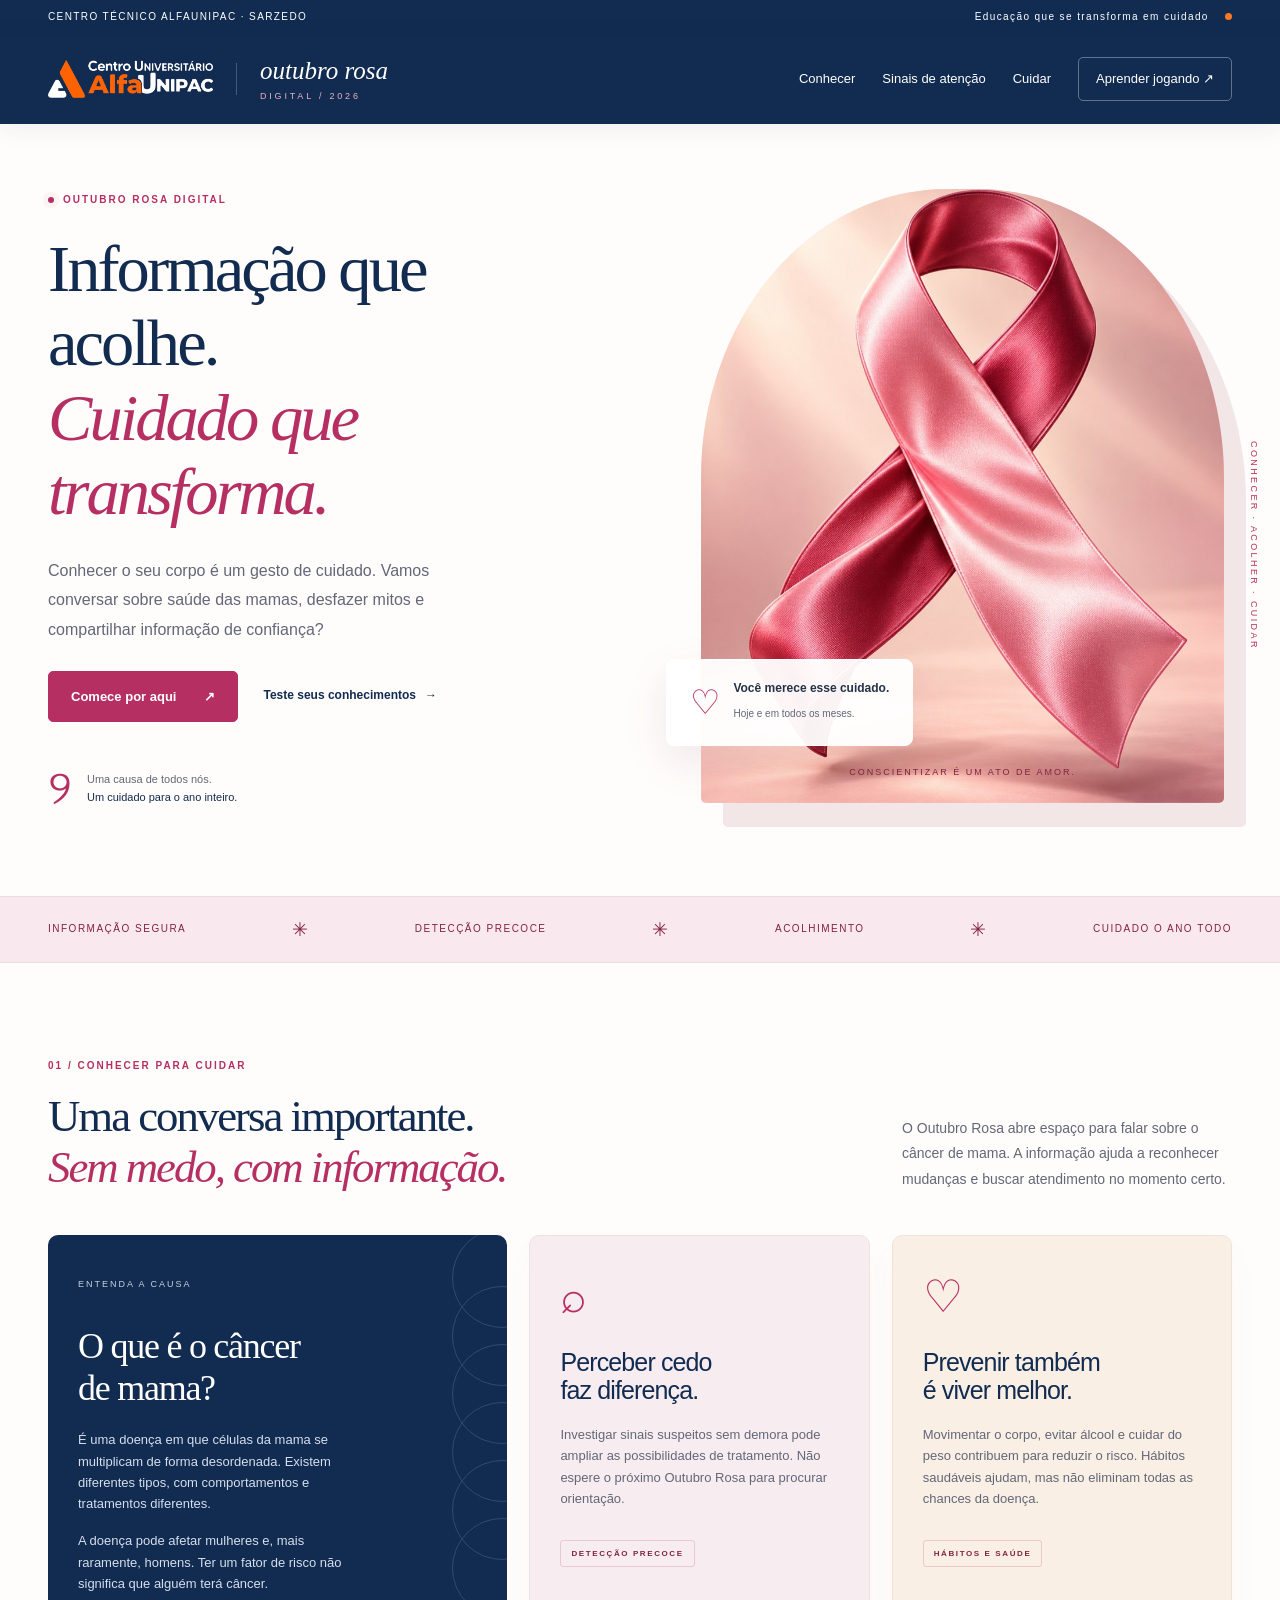
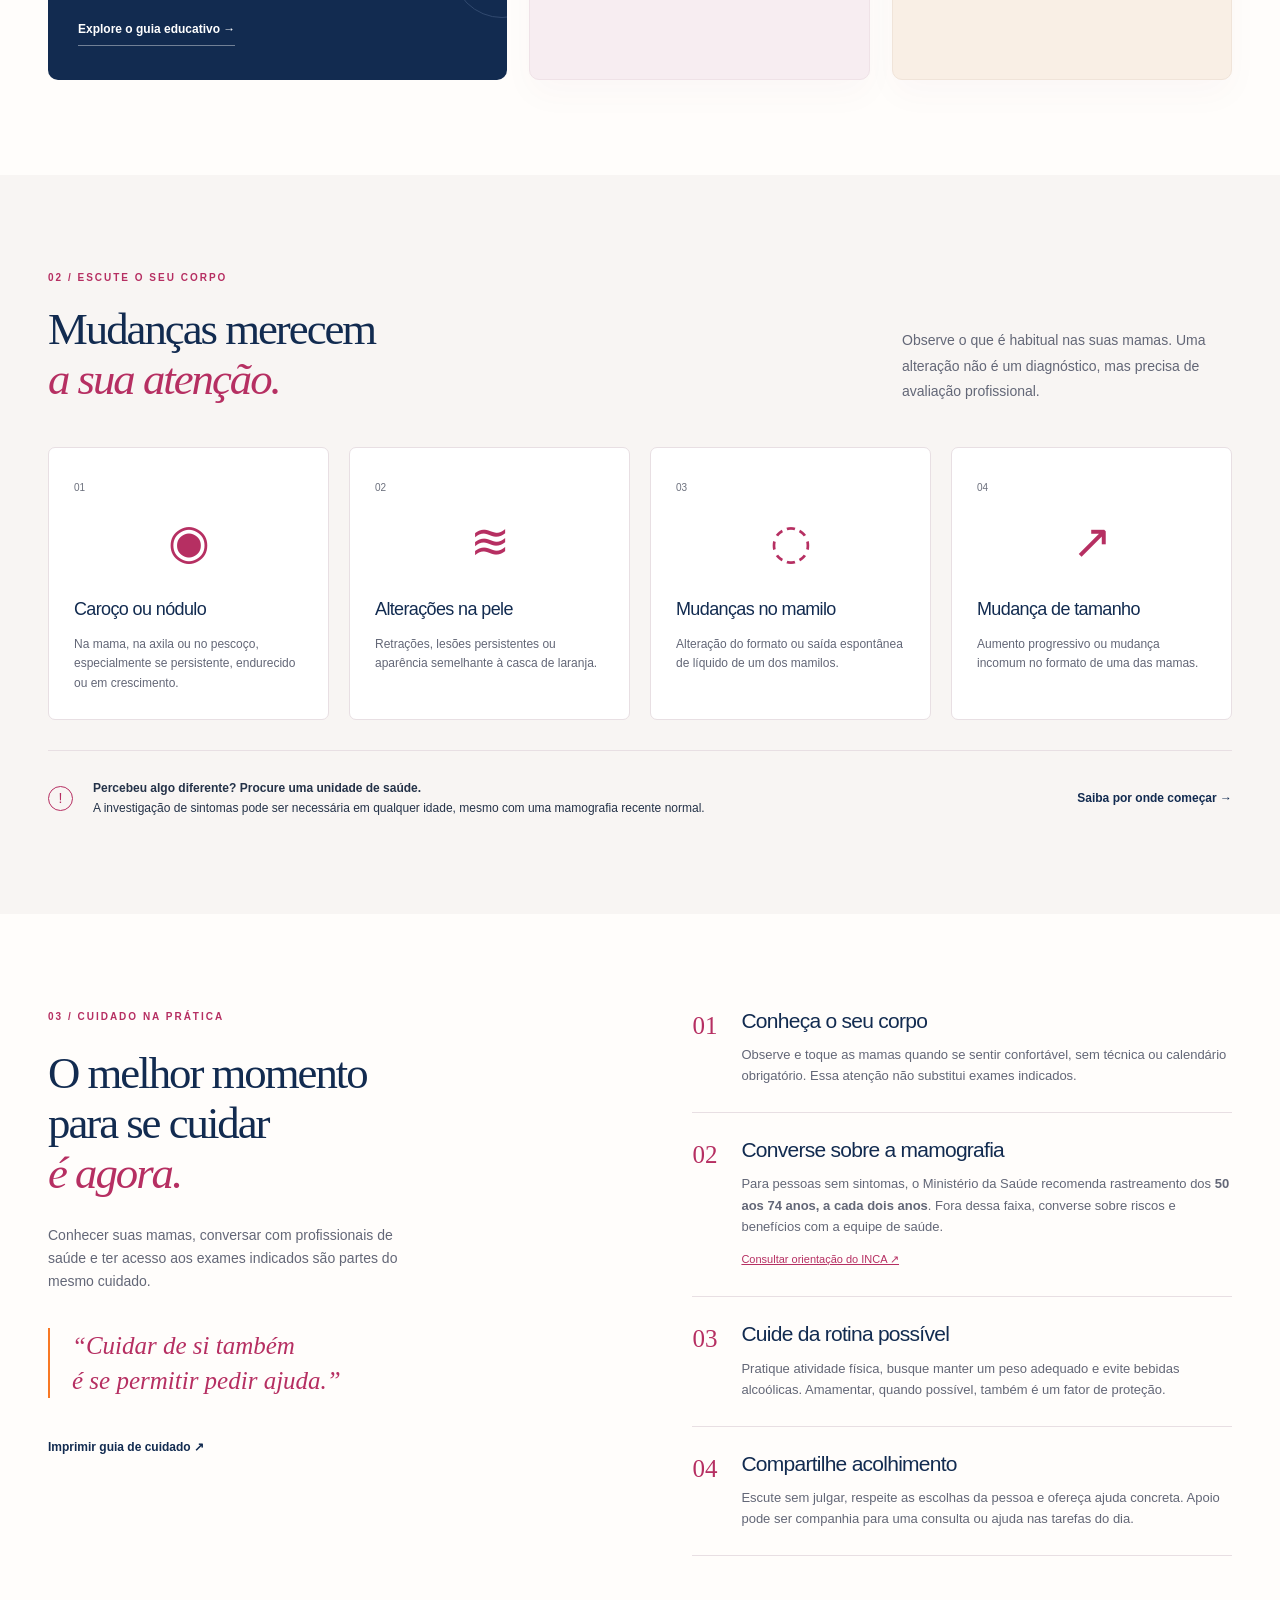
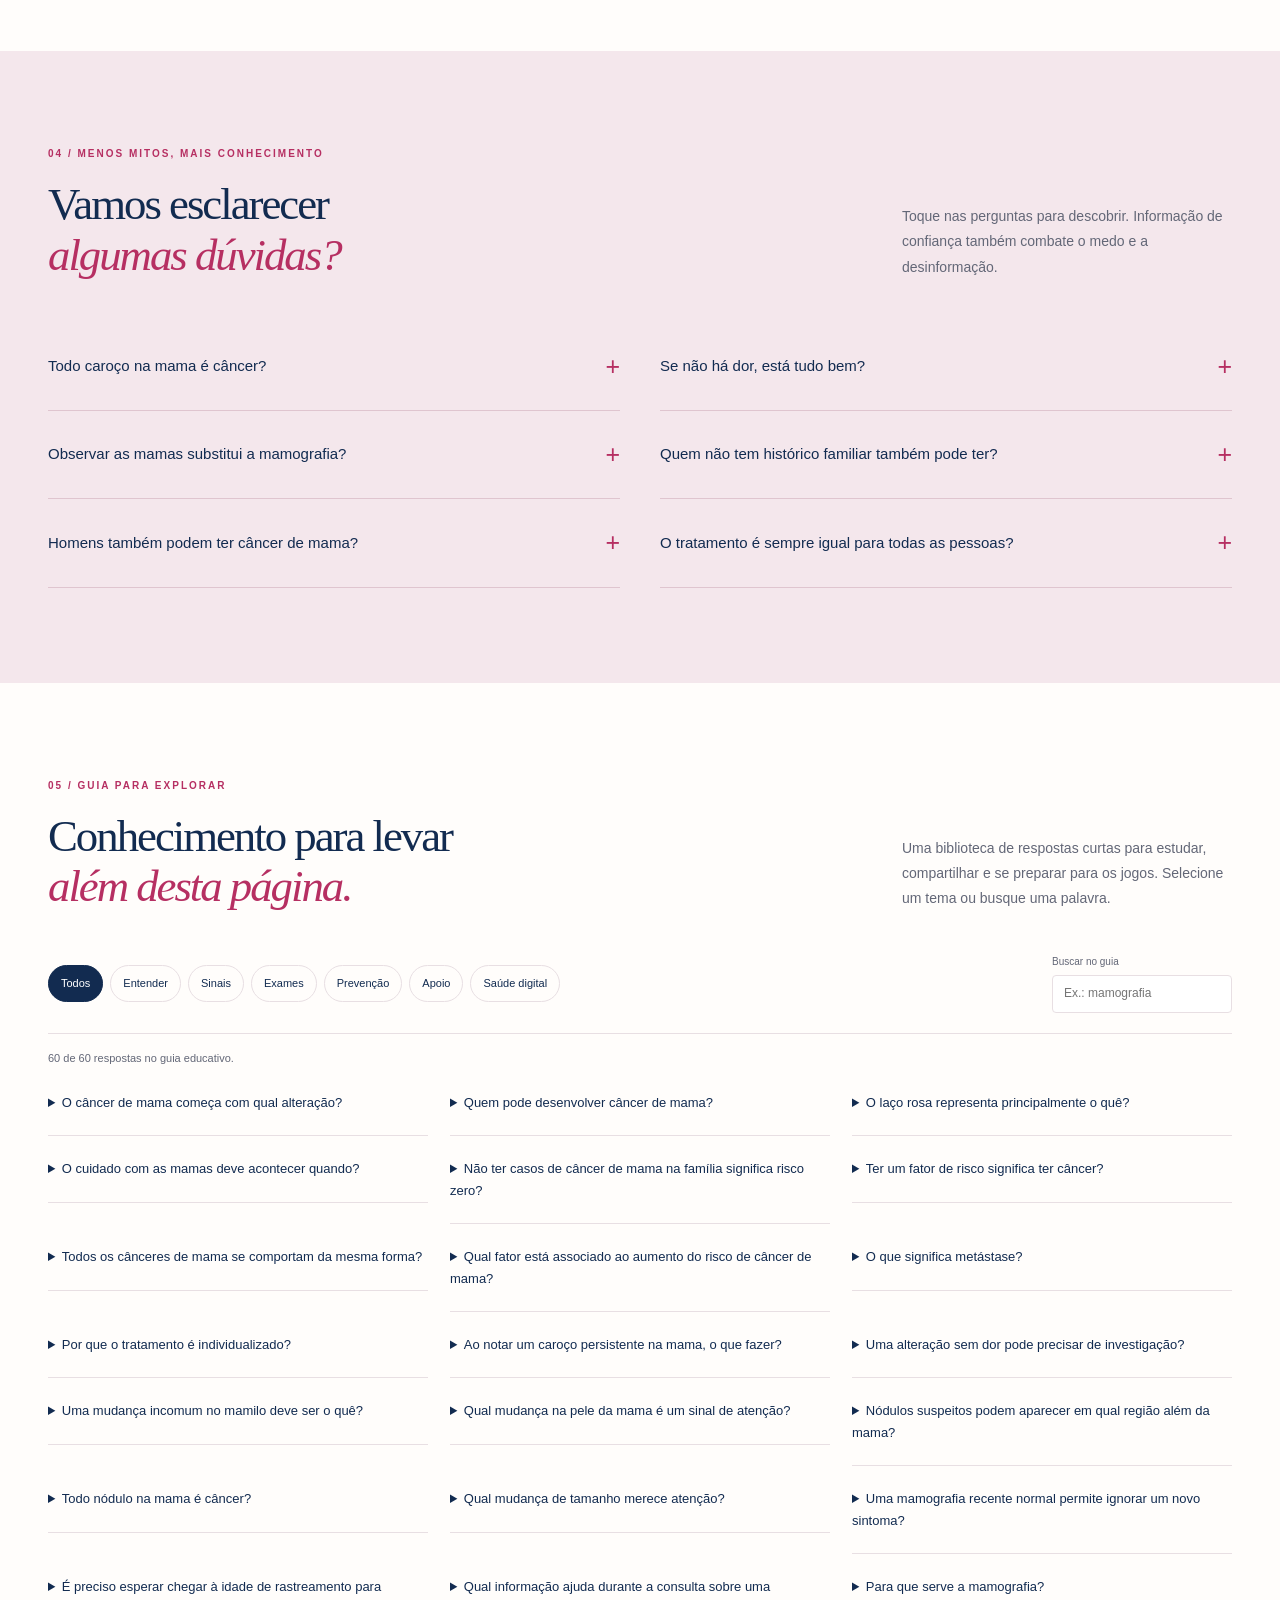
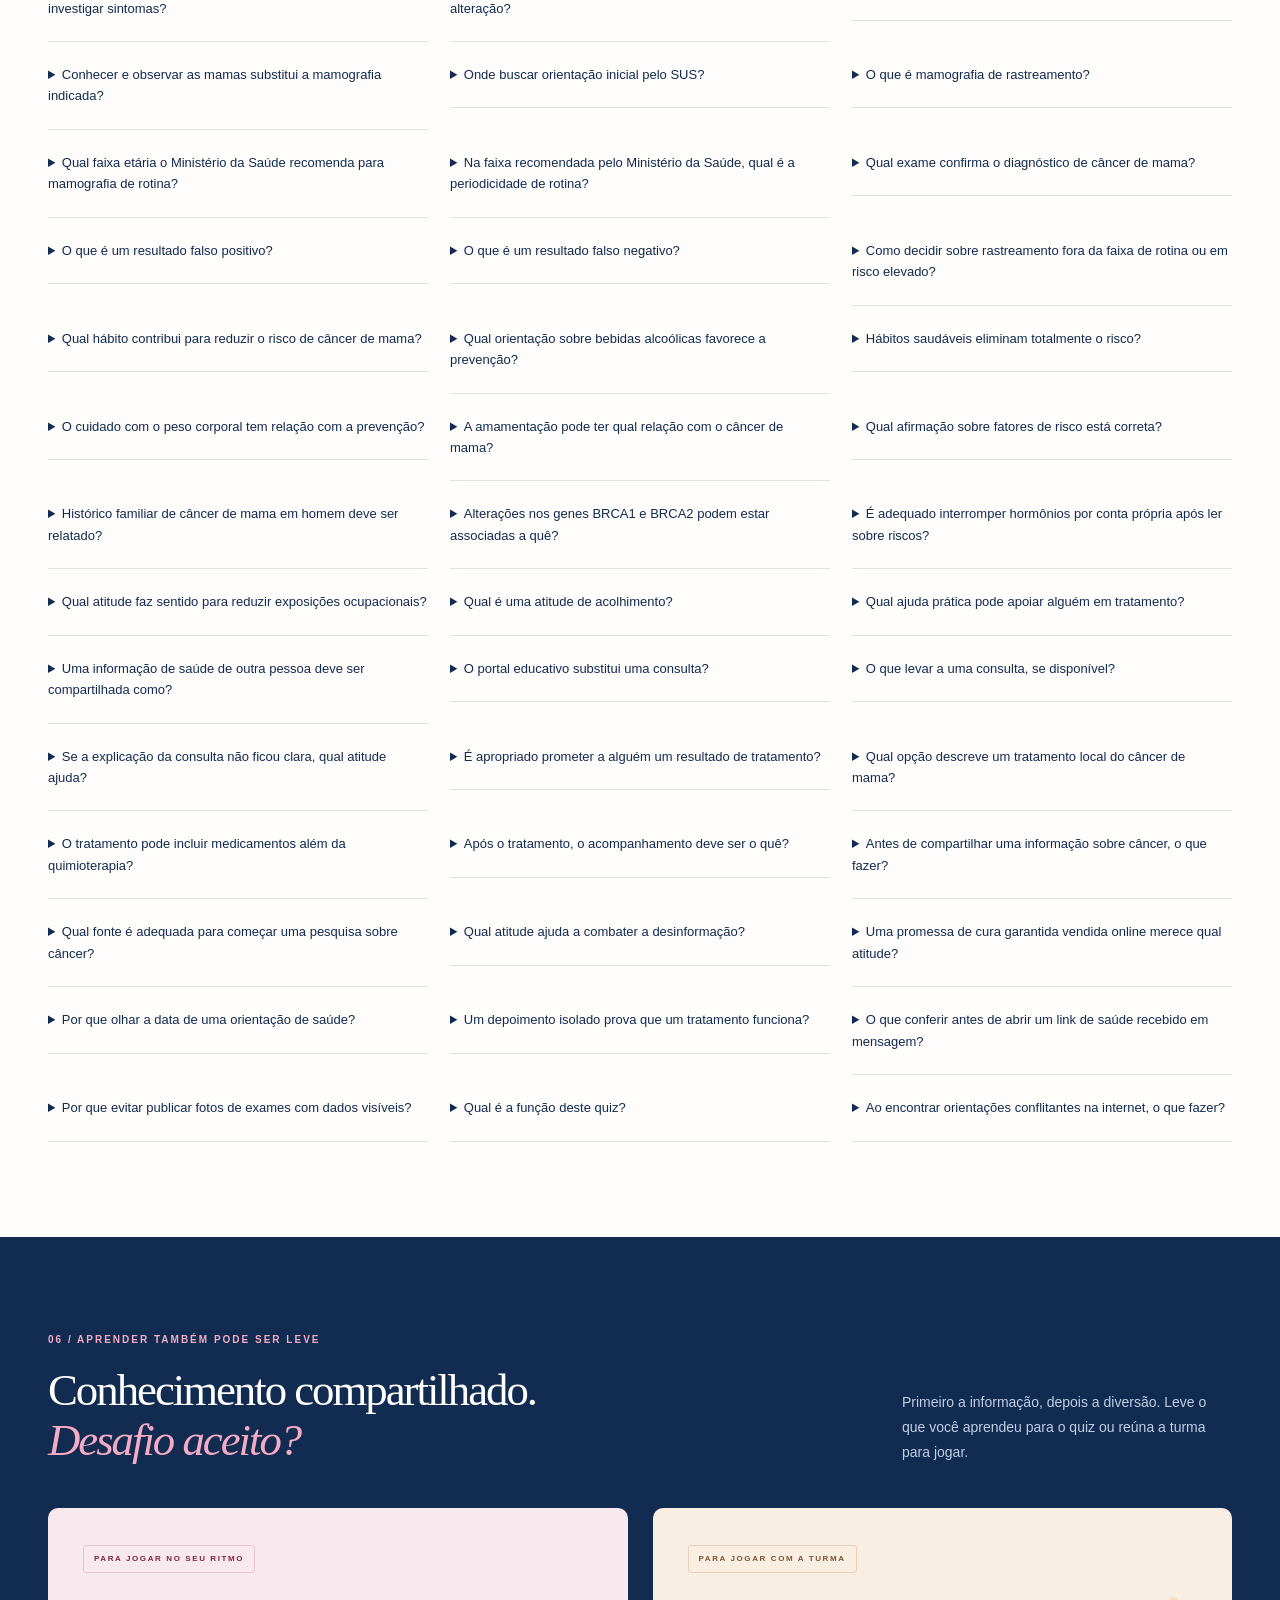
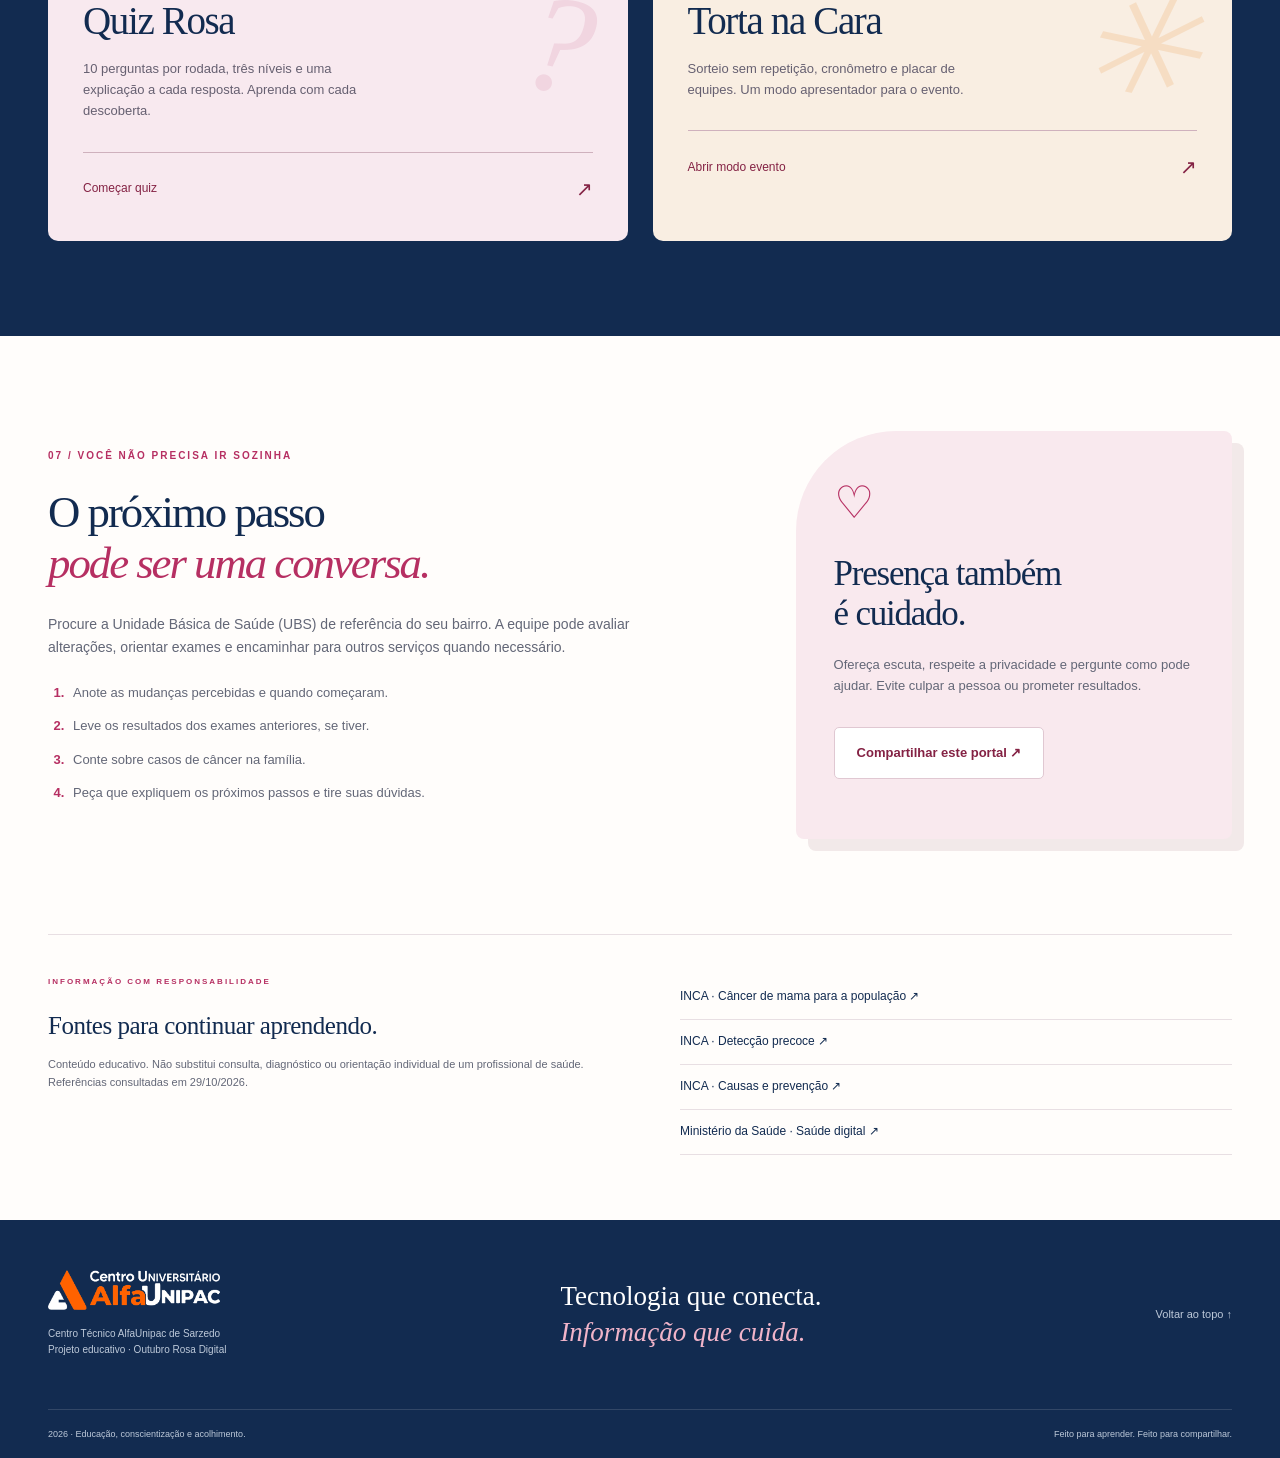
<file: index.html>
<!DOCTYPE html>
<html lang="pt-BR"><head><meta charset="utf-8"><meta name="viewport" content="width=device-width,initial-scale=1"><meta name="theme-color" content="#122b50"><meta name="description" content="Outubro Rosa Digital — Centro Técnico AlfaUnipac de Sarzedo. Informação, cuidado e conhecimento sobre a saúde das mamas."><title>Outubro Rosa Digital · AlfaUnipac Sarzedo</title><link rel="icon" href="img/favicon.svg" type="image/svg+xml"><link rel="stylesheet" href="style.css"><script src="perguntas.js" defer></script><script src="script.js" defer></script></head>
<body><a class="skip" href="#conteudo">Pular para o conteúdo</a><div class="reading-progress" aria-hidden="true"></div>
<div class="institutional"><div class="wrap"><span>CENTRO TÉCNICO ALFAUNIPAC · SARZEDO</span><span>Educação que se transforma em cuidado <i></i></span></div></div>
<header class="header"><div class="wrap nav"><a class="brand" href="index.html" aria-label="AlfaUnipac — início"><img src="img/alfaunipac.png" alt="AlfaUnipac" width="172" height="54"></a><span class="brand-divider"></span><a class="campaign" href="index.html">outubro rosa<span>DIGITAL / 2026</span></a><button class="menu-toggle" aria-label="Abrir menu" aria-expanded="false" aria-controls="main-nav">Menu <span>☰</span></button><nav id="main-nav" aria-label="Principal"><a href="#conhecer">Conhecer</a><a href="#sinais">Sinais de atenção</a><a href="#cuidado">Cuidar</a><a href="#jogos" class="nav-cta">Aprender jogando ↗</a></nav></div></header>
<main id="conteudo">
<section class="hero wrap"><div class="hero-copy"><div class="eyebrow"><span class="dot"></span> OUTUBRO ROSA DIGITAL</div><h1>Informação que<br >acolhe.<br ><em>Cuidado que<br >transforma.</em></h1><p>Conhecer o seu corpo é um gesto de cuidado. Vamos conversar sobre saúde das mamas, desfazer mitos e compartilhar informação de confiança?</p><div class="actions"><a class="button" href="#conhecer">Comece por aqui <span>↗</span></a><a class="text-link" href="#jogos">Teste seus conhecimentos <span>→</span></a></div><div class="hero-foot"><span class="small-ribbon" aria-hidden="true">୨</span><span>Uma causa de todos nós.<br ><strong>Um cuidado para o ano inteiro.</strong></span></div></div><div class="hero-art"><div class="art-frame"><img src="img/laco-rosa.jpg" alt="Laço rosa de cetim, símbolo de conscientização sobre o câncer de mama" width="1024" height="1280" fetchpriority="high"><span class="art-caption">CONSCIENTIZAR É UM ATO DE AMOR.</span></div><div class="floating-note"><span class="note-icon">♡</span><div><strong>Você merece esse cuidado.</strong><span>Hoje e em todos os meses.</span></div></div><span class="orbit-label">CONHECER · ACOLHER · CUIDAR</span></div></section>
<div class="ribbon-strip"><div class="wrap"><span>INFORMAÇÃO SEGURA</span><b>✳</b><span>DETECÇÃO PRECOCE</span><b>✳</b><span>ACOLHIMENTO</span><b>✳</b><span>CUIDADO O ANO TODO</span></div></div>
<section id="conhecer" class="section wrap"><div class="section-heading reveal"><div><div class="eyebrow">01 / CONHECER PARA CUIDAR</div><h2>Uma conversa importante.<br ><em>Sem medo, com informação.</em></h2></div><p>O Outubro Rosa abre espaço para falar sobre o câncer de mama. A informação ajuda a reconhecer mudanças e buscar atendimento no momento certo.</p></div><div class="intro-grid"><article class="intro-main reveal"><span class="card-number">ENTENDA A CAUSA</span><h3>O que é o câncer<br >de mama?</h3><p>É uma doença em que células da mama se multiplicam de forma desordenada. Existem diferentes tipos, com comportamentos e tratamentos diferentes.</p><p>A doença pode afetar mulheres e, mais raramente, homens. Ter um fator de risco não significa que alguém terá câncer.</p><a class="text-link" href="#biblioteca">Explore o guia educativo →</a><div class="cell-art" aria-hidden="true"><i></i><i></i><i></i><i></i><i></i><i></i></div></article><article class="feature-card reveal"><span class="line-icon">⌕</span><h3>Perceber cedo<br >faz diferença.</h3><p>Investigar sinais suspeitos sem demora pode ampliar as possibilidades de tratamento. Não espere o próximo Outubro Rosa para procurar orientação.</p><span class="tag">DETECÇÃO PRECOCE</span></article><article class="feature-card peach reveal"><span class="line-icon">♡</span><h3>Prevenir também<br >é viver melhor.</h3><p>Movimentar o corpo, evitar álcool e cuidar do peso contribuem para reduzir o risco. Hábitos saudáveis ajudam, mas não eliminam todas as chances da doença.</p><span class="tag">HÁBITOS E SAÚDE</span></article></div></section>
<section id="sinais" class="section signs-section"><div class="wrap"><div class="section-heading reveal"><div><div class="eyebrow">02 / ESCUTE O SEU CORPO</div><h2>Mudanças merecem<br ><em>a sua atenção.</em></h2></div><p>Observe o que é habitual nas suas mamas. Uma alteração não é um diagnóstico, mas precisa de avaliação profissional.</p></div><div class="signs-grid"><article class="sign-card reveal"><span>01</span><div class="sign-symbol" aria-hidden="true">◉</div><h3>Caroço ou nódulo</h3><p>Na mama, na axila ou no pescoço, especialmente se persistente, endurecido ou em crescimento.</p></article><article class="sign-card reveal"><span>02</span><div class="sign-symbol texture" aria-hidden="true">≋</div><h3>Alterações na pele</h3><p>Retrações, lesões persistentes ou aparência semelhante à casca de laranja.</p></article><article class="sign-card reveal"><span>03</span><div class="sign-symbol" aria-hidden="true">◌</div><h3>Mudanças no mamilo</h3><p>Alteração do formato ou saída espontânea de líquido de um dos mamilos.</p></article><article class="sign-card reveal"><span>04</span><div class="sign-symbol" aria-hidden="true">↗</div><h3>Mudança de tamanho</h3><p>Aumento progressivo ou mudança incomum no formato de uma das mamas.</p></article></div><div class="callout"><span class="callout-icon">!</span><p><strong>Percebeu algo diferente? Procure uma unidade de saúde.</strong><br >A investigação de sintomas pode ser necessária em qualquer idade, mesmo com uma mamografia recente normal.</p><a href="#atendimento" class="text-link">Saiba por onde começar →</a></div></div></section>
<section id="cuidado" class="section wrap care-layout"><div class="care-editorial reveal"><div class="eyebrow">03 / CUIDADO NA PRÁTICA</div><h2>O melhor momento<br >para se cuidar<br ><em>é agora.</em></h2><p>Conhecer suas mamas, conversar com profissionais de saúde e ter acesso aos exames indicados são partes do mesmo cuidado.</p><div class="care-quote">“Cuidar de si também<br >é se permitir pedir ajuda.”</div><button class="text-link" id="print-guide">Imprimir guia de cuidado ↗</button></div><div class="care-steps"><article class="care-step reveal"><span>01</span><div><h3>Conheça o seu corpo</h3><p>Observe e toque as mamas quando se sentir confortável, sem técnica ou calendário obrigatório. Essa atenção não substitui exames indicados.</p></div></article><article class="care-step reveal"><span>02</span><div><h3>Converse sobre a mamografia</h3><p>Para pessoas sem sintomas, o Ministério da Saúde recomenda rastreamento dos <strong>50 aos 74 anos, a cada dois anos</strong>. Fora dessa faixa, converse sobre riscos e benefícios com a equipe de saúde.</p><a href="#fontes">Consultar orientação do INCA ↗</a></div></article><article class="care-step reveal"><span>03</span><div><h3>Cuide da rotina possível</h3><p>Pratique atividade física, busque manter um peso adequado e evite bebidas alcoólicas. Amamentar, quando possível, também é um fator de proteção.</p></div></article><article class="care-step reveal"><span>04</span><div><h3>Compartilhe acolhimento</h3><p>Escute sem julgar, respeite as escolhas da pessoa e ofereça ajuda concreta. Apoio pode ser companhia para uma consulta ou ajuda nas tarefas do dia.</p></div></article></div></section>
<section class="section myths-section"><div class="wrap"><div class="section-heading reveal"><div><div class="eyebrow">04 / MENOS MITOS, MAIS CONHECIMENTO</div><h2>Vamos esclarecer<br ><em>algumas dúvidas?</em></h2></div><p>Toque nas perguntas para descobrir. Informação de confiança também combate o medo e a desinformação.</p></div><div class="faq"><details><summary>Todo caroço na mama é câncer?<span>+</span></summary><p>Não. Há alterações benignas que também formam nódulos. A avaliação profissional e, quando indicada, a investigação com exames identificam a causa.</p></details><details><summary>Se não há dor, está tudo bem?<span>+</span></summary><p>A ausência de dor não descarta uma alteração importante. Um nódulo ou outra mudança suspeita deve ser avaliado mesmo quando não dói.</p></details><details><summary>Observar as mamas substitui a mamografia?<span>+</span></summary><p>Não. Conhecer o próprio corpo e realizar os exames indicados são cuidados complementares. A mamografia pode identificar alterações antes que sejam percebidas ao toque.</p></details><details><summary>Quem não tem histórico familiar também pode ter?<span>+</span></summary><p>Sim. A maioria dos casos não está ligada a fatores genéticos hereditários. A ausência de casos na família não elimina o risco.</p></details><details><summary>Homens também podem ter câncer de mama?<span>+</span></summary><p>Sim, embora seja mais raro. Mudanças nas mamas dos homens também precisam de investigação.</p></details><details><summary>O tratamento é sempre igual para todas as pessoas?<span>+</span></summary><p>Não. Depende do tipo e da extensão da doença e das condições de cada pessoa. Pode envolver cirurgia, radioterapia e medicamentos. A equipe de saúde orienta o plano individual.</p></details></div></div></section>
<section id="biblioteca" class="section wrap"><div class="section-heading reveal"><div><div class="eyebrow">05 / GUIA PARA EXPLORAR</div><h2>Conhecimento para levar<br ><em>além desta página.</em></h2></div><p>Uma biblioteca de respostas curtas para estudar, compartilhar e se preparar para os jogos. Selecione um tema ou busque uma palavra.</p></div><div class="library-tools"><div class="filters" role="group" aria-label="Filtrar tema"><button class="active" data-topic="todos" aria-pressed="true">Todos</button><button data-topic="entender" aria-pressed="false">Entender</button><button data-topic="sinais" aria-pressed="false">Sinais</button><button data-topic="exames" aria-pressed="false">Exames</button><button data-topic="prevencao" aria-pressed="false">Prevenção</button><button data-topic="apoio" aria-pressed="false">Apoio</button><button data-topic="digital" aria-pressed="false">Saúde digital</button></div><label class="search-label"><span>Buscar no guia</span><input id="library-search" type="search" placeholder="Ex.: mamografia" maxlength="100"></label></div><p class="result-count" id="library-count" aria-live="polite"></p><div class="library-grid" id="library-list"></div><noscript><p>Ative o JavaScript para explorar a biblioteca e os jogos. O conteúdo principal e as dúvidas acima continuam disponíveis.</p></noscript></section>
<section id="jogos" class="section game-section"><div class="wrap"><div class="section-heading reveal"><div><div class="eyebrow">06 / APRENDER TAMBÉM PODE SER LEVE</div><h2>Conhecimento compartilhado.<br ><em>Desafio aceito?</em></h2></div><p>Primeiro a informação, depois a diversão. Leve o que você aprendeu para o quiz ou reúna a turma para jogar.</p></div><div class="game-cards"><a href="quiz.html" class="game-card reveal"><span class="tag">PARA JOGAR NO SEU RITMO</span><div class="game-drawing" aria-hidden="true">?</div><h3>Quiz Rosa</h3><p>10 perguntas por rodada, três níveis e uma explicação a cada resposta. Aprenda com cada descoberta.</p><span class="game-link">Começar quiz <b>↗</b></span></a><a href="evento.html" class="game-card event-card reveal"><span class="tag">PARA JOGAR COM A TURMA</span><div class="game-drawing" aria-hidden="true">✳</div><h3>Torta na Cara</h3><p>Sorteio sem repetição, cronômetro e placar de equipes. Um modo apresentador para o evento.</p><span class="game-link">Abrir modo evento <b>↗</b></span></a></div></div></section>
<section id="atendimento" class="section wrap support-layout"><div><div class="eyebrow">07 / VOCÊ NÃO PRECISA IR SOZINHA</div><h2>O próximo passo<br ><em>pode ser uma conversa.</em></h2><p>Procure a Unidade Básica de Saúde (UBS) de referência do seu bairro. A equipe pode avaliar alterações, orientar exames e encaminhar para outros serviços quando necessário.</p><ol class="support-list"><li>Anote as mudanças percebidas e quando começaram.</li><li>Leve os resultados dos exames anteriores, se tiver.</li><li>Conte sobre casos de câncer na família.</li><li>Peça que expliquem os próximos passos e tire suas dúvidas.</li></ol></div><aside class="support-card"><span class="line-icon">♡</span><h3>Presença também<br >é cuidado.</h3><p>Ofereça escuta, respeite a privacidade e pergunte como pode ajudar. Evite culpar a pessoa ou prometer resultados.</p><button class="button light" id="share-page">Compartilhar este portal ↗</button><p id="share-status" role="status"></p></aside></section>
<section id="fontes" class="sources wrap"><div><div class="eyebrow">INFORMAÇÃO COM RESPONSABILIDADE</div><h2>Fontes para continuar aprendendo.</h2><p>Conteúdo educativo. Não substitui consulta, diagnóstico ou orientação individual de um profissional de saúde. Referências consultadas em 29/10/2026.</p></div><div class="source-links"><a href="https://www.gov.br/inca/pt-br/assuntos/cancer/tipos/mama/versao-para-populacao" target="_blank" rel="noopener noreferrer">INCA · Câncer de mama para a população ↗</a><a href="https://www.gov.br/inca/pt-br/assuntos/gestor-e-profissional-de-saude/controle-do-cancer-de-mama/acoes/deteccao-precoce" target="_blank" rel="noopener noreferrer">INCA · Detecção precoce ↗</a><a href="https://www.gov.br/inca/pt-br/assuntos/causas-e-prevencao-do-cancer" target="_blank" rel="noopener noreferrer">INCA · Causas e prevenção ↗</a><a href="https://www.gov.br/saude/pt-br/assuntos/saude-de-a-a-z/s/saude-digital" target="_blank" rel="noopener noreferrer">Ministério da Saúde · Saúde digital ↗</a></div></section>
</main><footer><div class="wrap footer-main"><div><img src="img/alfaunipac.png" width="172" height="54" alt="AlfaUnipac"><p>Centro Técnico AlfaUnipac de Sarzedo<br >Projeto educativo · Outubro Rosa Digital</p></div><div class="footer-message">Tecnologia que conecta.<br ><em>Informação que cuida.</em></div><a href="#conteudo" class="back-top">Voltar ao topo ↑</a></div><div class="wrap footer-bottom"><span>2026 · Educação, conscientização e acolhimento.</span><span>Feito para aprender. Feito para compartilhar.</span></div></footer></body></html>
</file>
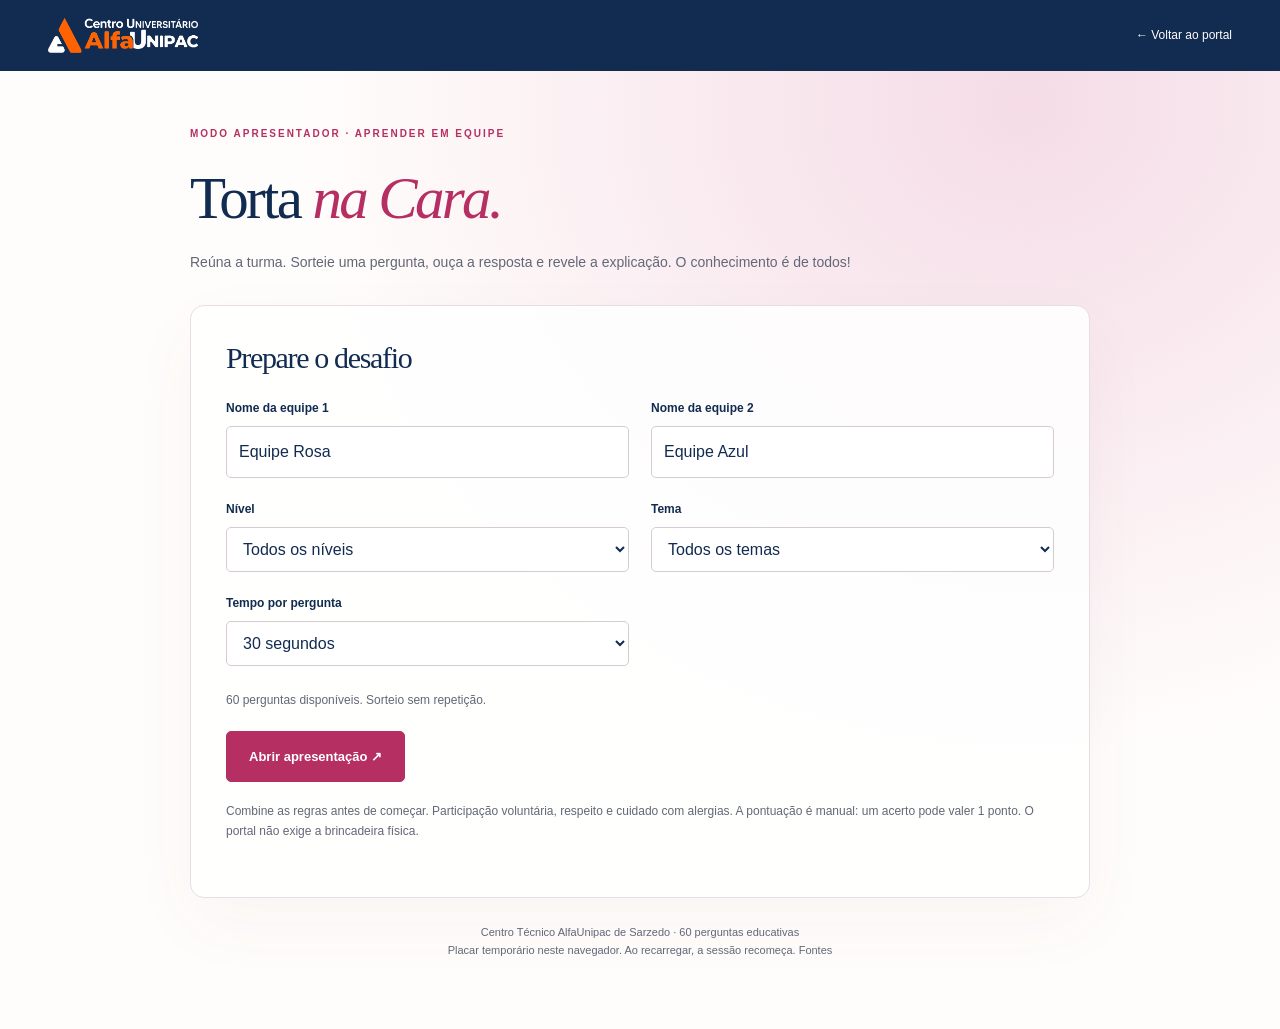
<file: evento.html>
<!DOCTYPE html><html lang="pt-BR"><head><meta charset="utf-8"><meta name="viewport" content="width=device-width,initial-scale=1"><meta name="theme-color" content="#122b50"><meta name="description" content="Modo apresentador Torta na Cara: perguntas educativas, cronômetro e placar para o Outubro Rosa Digital AlfaUnipac."><title>Torta na Cara · Outubro Rosa Digital</title><link rel="icon" href="img/favicon.svg"><link rel="stylesheet" href="style.css"><script src="perguntas.js" defer></script><script src="jogos.js" defer></script></head><body class="game-body" data-mode="evento"><a class="skip" href="#game-content">Pular para o jogo</a><header class="game-header"><div class="wrap"><a href="index.html"><img src="img/alfaunipac.png" alt="AlfaUnipac" width="150" height="48"></a><a href="index.html#jogos">← Voltar ao portal</a></div></header><main class="game-shell" id="game-content"><div class="eyebrow">MODO APRESENTADOR · APRENDER EM EQUIPE</div><h1>Torta <em>na Cara.</em></h1><p class="lead">Reúna a turma. Sorteie uma pergunta, ouça a resposta e revele a explicação. O conhecimento é de todos!</p><section class="game-panel" id="setup" aria-labelledby="setup-title"><h2 id="setup-title" style="font-size:30px;margin-bottom:25px">Prepare o desafio</h2><div class="setup-grid"><div class="field"><label for="team-a">Nome da equipe 1</label><input id="team-a" value="Equipe Rosa" maxlength="25" autocomplete="off"></div><div class="field"><label for="team-b">Nome da equipe 2</label><input id="team-b" value="Equipe Azul" maxlength="25" autocomplete="off"></div><div class="field"><label for="level">Nível</label><select id="level"><option value="todos">Todos os níveis</option><option value="facil">Fácil</option><option value="medio">Médio</option><option value="avancado">Avançado</option></select></div><div class="field"><label for="topic">Tema</label><select id="topic"><option value="todos">Todos os temas</option><option value="entender">Entender a doença</option><option value="sinais">Sinais de atenção</option><option value="exames">Exames e diagnóstico</option><option value="prevencao">Prevenção e hábitos</option><option value="apoio">Apoio e acolhimento</option><option value="digital">Saúde e informação digital</option></select></div><div class="field"><label for="duration">Tempo por pergunta</label><select id="duration"><option value="30">30 segundos</option><option value="45">45 segundos</option><option value="60">60 segundos</option><option value="0">Sem cronômetro</option></select></div></div><p class="setup-note" id="pool-info" aria-live="polite"></p><button class="button" id="start-game">Abrir apresentação ↗</button><p class="setup-note">Combine as regras antes de começar. Participação voluntária, respeito e cuidado com alergias. A pontuação é manual: um acerto pode valer 1 ponto. O portal não exige a brincadeira física.</p></section><section class="game-panel" id="play" hidden aria-label="Apresentação do evento"><div class="scoreboard"><div class="team"><span class="team-name" id="name-a"></span><strong class="team-score" id="score-a" aria-live="polite">0</strong><div class="score-controls"><button data-team="0" data-delta="-1" aria-label="Remover ponto da equipe 1">−</button><button data-team="0" data-delta="1" aria-label="Adicionar ponto à equipe 1">+</button></div></div><div class="team"><span class="team-name" id="name-b"></span><strong class="team-score" id="score-b" aria-live="polite">0</strong><div class="score-controls"><button data-team="1" data-delta="-1" aria-label="Remover ponto da equipe 2">−</button><button data-team="1" data-delta="1" aria-label="Adicionar ponto à equipe 2">+</button></div></div></div><div class="game-meta"><span id="question-meta"></span><button class="text-link" id="fullscreen">Tela cheia ⛶</button></div><div class="stage" id="stage-intro"><h2>Todo mundo pronto?</h2><p>Clique em Sortear pergunta para começar. Nenhuma pergunta será repetida nesta sessão.</p></div><h2 class="question" id="question" tabindex="-1" hidden></h2><div class="answer-list" id="answers"></div><div class="timer-controls" id="timer-controls" hidden><span class="timer" id="timer" aria-label="Tempo restante"></span><button class="secondary" id="toggle-timer">Iniciar tempo</button><button class="secondary" id="reset-timer">Reiniciar tempo</button><span id="timer-status" class="toast" role="status"></span></div><div class="feedback" id="feedback" role="status" hidden></div><div class="game-actions"><button class="secondary" id="exit-game">Encerrar sessão</button><button class="secondary" id="reveal-answer" hidden>Revelar resposta</button><button class="button" id="draw-question">Sortear pergunta ↗</button></div><p class="presenter-note">O cronômetro começa quando você clicar em Iniciar tempo. Ao zerar, a resposta continua oculta até a revelação. Use + e − para ajustar o placar.</p></section><section class="game-panel" id="results" hidden><div class="eyebrow">SESSÃO ENCERRADA</div><h2 id="result-title" tabindex="-1" style="font-size:38px">A turma aprendeu junto.</h2><div id="event-result" class="result-badge" style="font-size:35px"></div><p id="result-message"></p><div class="game-actions"><button class="button" id="restart-game">Preparar nova sessão ↗</button><a class="text-link" href="index.html#biblioteca">Voltar ao guia educativo →</a></div></section><p class="quiz-footer">Centro Técnico AlfaUnipac de Sarzedo · 60 perguntas educativas<br>Placar temporário neste navegador. Ao recarregar, a sessão recomeça. <a href="index.html#fontes">Fontes</a></p></main></body></html>
</file>
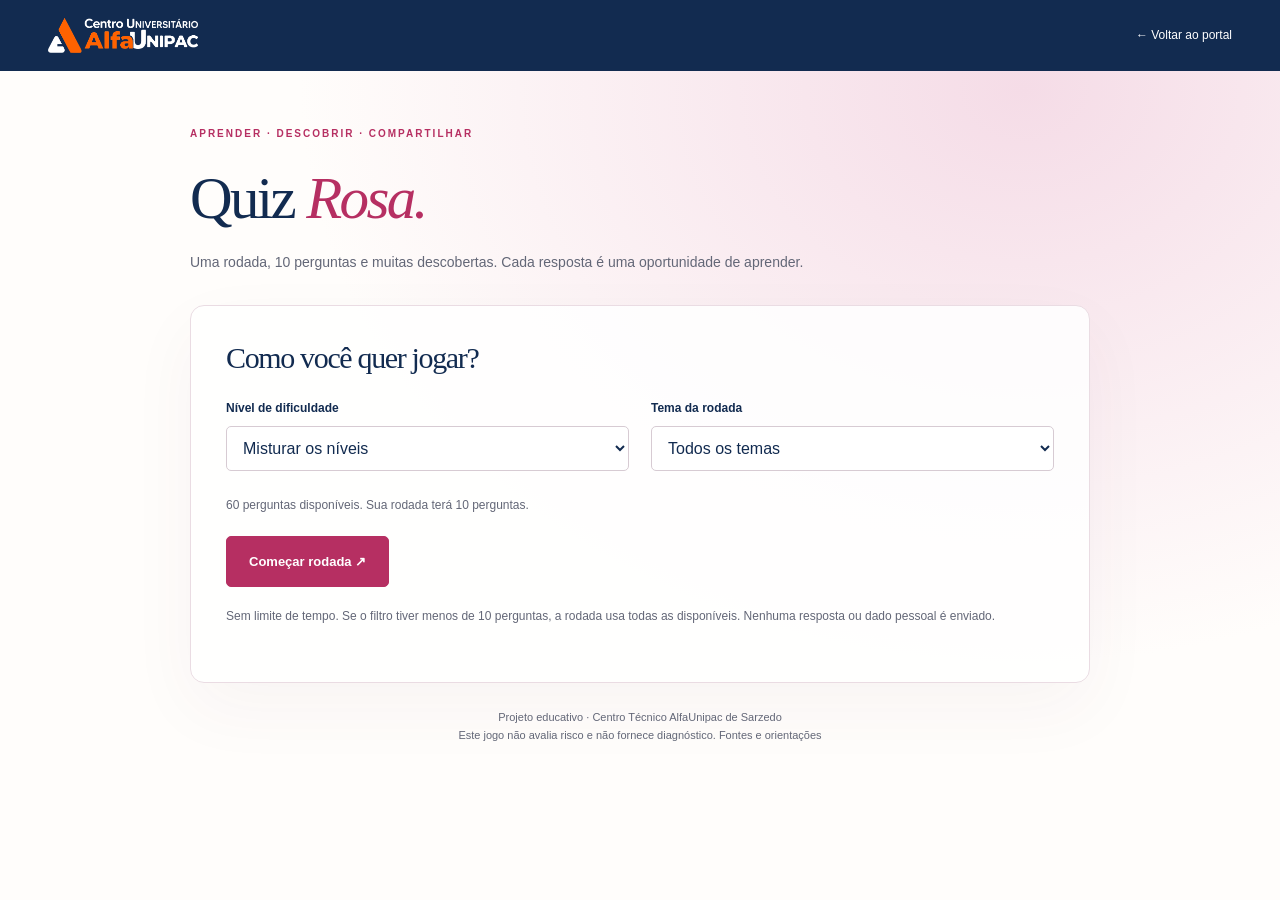
<file: quiz.html>
<!DOCTYPE html><html lang="pt-BR"><head><meta charset="utf-8"><meta name="viewport" content="width=device-width,initial-scale=1"><meta name="theme-color" content="#122b50"><meta name="description" content="Teste seus conhecimentos no Quiz Rosa da AlfaUnipac: perguntas educativas sobre câncer de mama, prevenção e cuidado."><title>Quiz Rosa · Outubro Rosa Digital</title><link rel="icon" href="img/favicon.svg"><link rel="stylesheet" href="style.css"><script src="perguntas.js" defer></script><script src="jogos.js" defer></script></head><body class="game-body" data-mode="quiz"><a class="skip" href="#game-content">Pular para o jogo</a><header class="game-header"><div class="wrap"><a href="index.html"><img src="img/alfaunipac.png" alt="AlfaUnipac" width="150" height="48"></a><a href="index.html#jogos">← Voltar ao portal</a></div></header><main class="game-shell" id="game-content"><div class="eyebrow">APRENDER · DESCOBRIR · COMPARTILHAR</div><h1>Quiz <em>Rosa.</em></h1><p class="lead">Uma rodada, 10 perguntas e muitas descobertas. Cada resposta é uma oportunidade de aprender.</p><section class="game-panel" id="setup" aria-labelledby="setup-title"><h2 id="setup-title" style="font-size:30px;margin-bottom:25px">Como você quer jogar?</h2><div class="setup-grid"><div class="field"><label for="level">Nível de dificuldade</label><select id="level"><option value="todos">Misturar os níveis</option><option value="facil">Fácil</option><option value="medio">Médio</option><option value="avancado">Avançado</option></select></div><div class="field"><label for="topic">Tema da rodada</label><select id="topic"><option value="todos">Todos os temas</option><option value="entender">Entender a doença</option><option value="sinais">Sinais de atenção</option><option value="exames">Exames e diagnóstico</option><option value="prevencao">Prevenção e hábitos</option><option value="apoio">Apoio e acolhimento</option><option value="digital">Saúde e informação digital</option></select></div></div><p class="setup-note" id="pool-info" aria-live="polite"></p><button class="button" id="start-game">Começar rodada ↗</button><p class="setup-note">Sem limite de tempo. Se o filtro tiver menos de 10 perguntas, a rodada usa todas as disponíveis. Nenhuma resposta ou dado pessoal é enviado.</p></section><section class="game-panel" id="play" aria-labelledby="question" hidden><div class="game-meta"><span id="question-meta"></span><span id="score-label"></span></div><div class="progress-track" aria-hidden="true"><div id="progress-fill"></div></div><h2 class="question" id="question" tabindex="-1"></h2><div class="answer-list" id="answers"></div><div class="feedback" id="feedback" role="status" hidden></div><div class="game-actions"><button class="secondary" id="exit-game">Encerrar rodada</button><button class="button" id="next-question" hidden>Próxima pergunta →</button></div></section><section class="game-panel" id="results" aria-labelledby="result-title" hidden><div class="eyebrow">RODADA CONCLUÍDA</div><h2 id="result-title" tabindex="-1" style="font-size:38px">O conhecimento fica com você.</h2><div class="result-badge" id="result-score"></div><p id="result-message"></p><div class="game-actions"><button class="button" id="restart-game">Jogar novamente ↗</button><a class="text-link" href="index.html#biblioteca">Explorar o guia educativo →</a></div><div class="review-list" id="review-list"></div></section><p class="quiz-footer">Projeto educativo · Centro Técnico AlfaUnipac de Sarzedo<br>Este jogo não avalia risco e não fornece diagnóstico. <a href="index.html#fontes">Fontes e orientações</a></p></main></body></html>
</file>
<file: style.css>
@charset "UTF-8";
:root{--navy:#122b50;--pink:#b62f62;--pink-dark:#842244;--rose:#f9e9ee;--paper:#fffdfb;--ink:#243248;--muted:#636777;--orange:#f87824;--line:#e8dfe3;--serif:Georgia,'Times New Roman',serif;--sans:'Segoe UI',Arial,sans-serif}*{box-sizing:border-box}html{scroll-behavior:smooth;scroll-padding-top:110px}body{margin:0;background:var(--paper);color:var(--ink);font-family:var(--sans);font-size:16px;line-height:1.65}button,input,select{font:inherit}button,a,input,select{touch-action:manipulation}a{color:inherit}button{cursor:pointer}img{display:block;max-width:100%;height:auto}button:disabled{cursor:default;opacity:.55}button:focus-visible,a:focus-visible,summary:focus-visible,input:focus-visible,select:focus-visible{outline:3px solid var(--orange);outline-offset:5px}a{text-decoration:none}p{margin:0 0 1.2em}h1,h2,h3{line-height:1.12;color:var(--navy);font-weight:500;margin:0}h1,h2{font-family:var(--serif);letter-spacing:-.045em}h1{font-size:clamp(56px,5.2vw,82px)}h2{font-size:clamp(36px,3.5vw,53px)}h3{font-size:24px;letter-spacing:-.035em}em{color:var(--pink);font-weight:400}.wrap{width:min(1240px,calc(100% - 96px));margin-inline:auto}.institutional{background:var(--navy);color:#fff;font-size:10px;letter-spacing:1.4px;padding:9px 0}.institutional .wrap{display:flex;justify-content:space-between}.institutional i{display:inline-block;width:7px;height:7px;background:var(--orange);border-radius:50%;margin-left:12px}.header{position:sticky;top:0;z-index:20;background:var(--navy);color:white;box-shadow:0 4px 24px #122b5012}.nav{display:flex;align-items:center;gap:23px;min-height:89px}.brand{width:165px;flex-shrink:0}.brand img{width:165px;max-height:52px;object-fit:contain}.brand-divider{height:32px;width:1px;background:#ffffff38}.campaign{line-height:1.1;font-family:var(--serif);font-style:italic;font-size:25px;white-space:nowrap}.campaign span{display:block;font:9px var(--sans);letter-spacing:2.8px;margin-top:7px;color:#e8b3c7}.nav nav{display:flex;align-items:center;gap:27px;margin-left:auto;font-size:13px}.nav nav>a:hover{color:#f5b1c9}.nav-cta{border:1px solid #ffffff55;padding:10px 17px;border-radius:5px}.menu-toggle{display:none}.skip{position:fixed;left:15px;top:-100px;background:white;padding:10px;z-index:100}.skip:focus{top:10px}.reading-progress{position:fixed;top:0;left:0;height:3px;width:0;background:var(--orange);z-index:50}.hero{display:grid;grid-template-columns:1.12fr 1fr;gap:5%;align-items:center;padding-top:65px;padding-bottom:75px}.eyebrow{font-size:10px;letter-spacing:2px;font-weight:700;color:var(--pink);margin-bottom:23px;display:flex;align-items:center;gap:9px}.dot{width:6px;height:6px;background:var(--pink);border-radius:50%;box-shadow:0 0 0 5px #b62f620c}h1 em{display:inline-block}.hero-copy>p{font-size:16px;color:var(--muted);max-width:440px;line-height:1.85;margin:26px 0}.actions{display:flex;align-items:center;gap:25px;flex-wrap:wrap}.button{display:inline-flex;justify-content:center;align-items:center;gap:28px;background:var(--pink);border:1px solid var(--pink);color:#fff;border-radius:5px;padding:14px 22px;font-size:13px;font-weight:600;transition:transform .25s,background .25s}.button:hover{background:var(--pink-dark);transform:translateY(-3px)}.text-link{display:inline-flex;gap:9px;font-size:12px;font-weight:600;align-items:center;color:var(--navy);border:0;background:none;padding:0;text-align:left}.text-link:hover{text-decoration:underline;text-underline-offset:5px}.hero-foot{display:flex;gap:15px;align-items:center;margin-top:38px;font-size:11px;color:var(--muted);line-height:1.7}.hero-foot strong{font-weight:500;color:var(--navy)}.small-ribbon{font:48px var(--serif);color:var(--pink)}.hero-art{position:relative;padding-right:8px;padding-bottom:18px}.art-frame{position:relative;border-radius:47% 47% 5px 5px;background:#f7dfe7;overflow:hidden;box-shadow:22px 24px 0 #f2e6e7}.art-frame img{width:100%;aspect-ratio:4/4.7;object-fit:cover;animation:appear 1s ease both}.art-caption{position:absolute;bottom:23px;width:100%;text-align:center;font-size:9px;letter-spacing:2px;color:#842244}.floating-note{position:absolute;left:-35px;bottom:75px;display:flex;align-items:center;gap:13px;padding:19px 23px;background:#fffffff2;border:1px solid #fff;border-radius:8px;box-shadow:0 16px 45px #66244318;animation:float 6s ease-in-out infinite}.note-icon{font-size:34px;color:var(--pink);line-height:1}.floating-note strong{font-size:12px;display:block}.floating-note span:not(.note-icon){font-size:10px;color:var(--muted)}.orbit-label{position:absolute;right:-29px;top:40%;writing-mode:vertical-rl;font-size:9px;letter-spacing:2.4px;color:var(--pink)}.ribbon-strip{background:var(--rose);border-block:1px solid #efdae2;color:var(--pink-dark);padding:17px 0}.ribbon-strip .wrap{display:flex;justify-content:space-between;align-items:center;gap:20px;font-size:10px;letter-spacing:1.5px}.ribbon-strip b{font-size:19px;font-weight:400}.section{padding-block:95px;scroll-margin-top:20px}.section-heading{display:flex;justify-content:space-between;align-items:flex-end;gap:50px;margin-bottom:43px}.section-heading>p{max-width:330px;color:var(--muted);font-size:14px;line-height:1.8;margin:0}.section-heading .eyebrow{margin-bottom:17px}.intro-grid{display:grid;grid-template-columns:1.35fr 1fr 1fr;gap:22px}.intro-grid article{border-radius:10px;padding:34px 30px;min-height:340px;position:relative;overflow:hidden}.intro-main{background:var(--navy);color:#d4deee}.intro-main h3{color:white;font:36px var(--serif);margin:30px 0 20px}.intro-main p{font-size:13px;max-width:290px}.intro-main .text-link{color:white;border-bottom:1px solid #ffffff66;padding-bottom:5px;margin-top:10px}.card-number{font-size:9px;letter-spacing:2px;color:#c7d1e0}.feature-card{background:#f7edf1;box-shadow:0 15px 35px #78254307;border:1px solid #efe2e7}.feature-card.peach{background:#f9efe5;border-color:#f0e4d9}.line-icon{font-family:var(--serif);font-size:45px;color:var(--pink);line-height:1.2;display:block;margin-bottom:24px}.feature-card h3{margin-bottom:20px;font-size:25px}.feature-card p{font-size:13px;color:var(--muted)}.tag{font-size:8px;letter-spacing:1.6px;font-weight:700;display:inline-block;padding:6px 10px;border:1px solid #b62f6233;border-radius:3px;color:var(--pink-dark);margin-top:15px}.cell-art{position:absolute;right:-45px;top:35px;opacity:.2}.cell-art i{display:block;border:1px solid #abc1e8;border-radius:50%;width:100px;height:100px;margin:-42px 0}.signs-section{background:#f8f5f3}.signs-grid{display:grid;grid-template-columns:repeat(4,1fr);gap:20px}.sign-card{background:white;border:1px solid var(--line);padding:25px;border-radius:7px;transition:transform .3s,box-shadow .3s}.sign-card:hover{transform:translateY(-6px);box-shadow:0 15px 35px #122b500c}.sign-card>span{font-size:10px;color:#6c707d}.sign-symbol{font-size:48px;color:var(--pink);height:85px;display:grid;place-items:center}.sign-card h3{font-size:18px;margin-block:15px}.sign-card p{font-size:12px;color:var(--muted);margin:0}.callout{display:flex;gap:20px;align-items:center;border-top:1px solid var(--line);padding-top:28px;margin-top:30px}.callout-icon{border:1px solid var(--pink);color:var(--pink);border-radius:50%;width:25px;height:25px;display:grid;place-items:center;flex-shrink:0;font-size:14px}.callout p{font-size:12px;margin:0}.callout .text-link{margin-left:auto;flex-shrink:0}.care-layout{display:grid;grid-template-columns:1fr 1.1fr;gap:13%}.care-editorial>p{color:var(--muted);max-width:360px;font-size:14px;margin-top:25px}.care-quote{font:italic 25px/1.4 var(--serif);color:var(--pink);border-left:2px solid var(--orange);padding-left:22px;margin:35px 0}.care-step{display:flex;gap:24px;border-bottom:1px solid var(--line);padding-block:25px}.care-step:first-child{padding-top:0}.care-step>span{color:var(--pink);font:25px var(--serif);padding-top:3px}.care-step h3{font-size:21px;margin-bottom:12px}.care-step p{font-size:13px;color:var(--muted);margin-bottom:0}.care-step a{font-size:11px;color:var(--pink);display:inline-block;margin-top:12px;text-decoration:underline}.myths-section{background:#f4e7ec}.faq{display:grid;grid-template-columns:1fr 1fr;gap:0 40px;align-items:start}.faq details{border-bottom:1px solid #dfc5cf}.faq summary{display:flex;align-items:center;justify-content:space-between;gap:20px;cursor:pointer;list-style:none;font-size:15px;padding:23px 0;color:var(--navy);font-weight:500}.faq summary::-webkit-details-marker{display:none}.faq summary span{font-size:25px;color:var(--pink)}.faq details[open] summary span{transform:rotate(45deg)}.faq details p{font-size:13px;color:#5b5360;max-width:95%;padding-bottom:15px}.library-tools{display:flex;gap:25px;justify-content:space-between;align-items:center;border-bottom:1px solid var(--line);padding-bottom:20px}.filters{display:flex;gap:7px;flex-wrap:wrap}.filters button{background:transparent;border:1px solid var(--line);padding:8px 12px;color:var(--navy);border-radius:30px;font-size:11px}.filters button.active{background:var(--navy);border-color:var(--navy);color:white}.search-label{font-size:10px;color:var(--muted);flex-shrink:0}.search-label span{display:block;margin-bottom:4px}.search-label input{width:180px;border:1px solid var(--line);background:white;border-radius:4px;padding:8px 11px;font-size:12px}.result-count{font-size:11px;color:var(--muted);margin:15px 0}.library-grid{display:grid;grid-template-columns:repeat(3,1fr);gap:12px 22px;align-items:start}.library-item{border-bottom:1px solid var(--line);padding-bottom:12px}.library-item summary{font-size:13px;font-weight:500;cursor:pointer;color:var(--navy);padding:10px 0}.library-item p{font-size:12px;color:var(--muted);margin:5px 0 12px}.library-item small{font-size:9px;letter-spacing:1px;color:var(--pink);text-transform:uppercase}.game-section{background:var(--navy);color:#c0cfe4}.game-section h2{color:white}.game-section h2 em{color:#f4acc5}.game-section .eyebrow{color:#f4acc5}.game-section .section-heading>p{color:#c0cfe4}.game-cards{display:grid;grid-template-columns:1fr 1fr;gap:25px}.game-card{display:block;position:relative;padding:35px;background:#f8e9ef;border-radius:10px;overflow:hidden;transition:transform .3s;min-height:300px}.game-card:hover{transform:translateY(-5px)}.game-card h3{font:39px var(--serif);margin:25px 0 15px}.game-card p{font-size:13px;max-width:300px;color:#666071}.game-card .tag{margin:0}.game-link{display:flex;align-items:center;justify-content:space-between;color:var(--pink-dark);font-size:12px;margin-top:30px;border-top:1px solid #cfb1bd;padding-top:20px}.game-link b{font-size:20px;font-weight:400}.game-drawing{position:absolute;right:35px;top:55px;font:italic 140px var(--serif);color:#c3547c22;transform:rotate(12deg)}.event-card{background:#f9eee2}.event-card .tag{border-color:#a1603433;color:#81522e}.event-card .game-drawing{color:#ec9c4c33}.support-layout{display:grid;grid-template-columns:1fr .75fr;gap:14%;align-items:center}.support-layout h2{margin-bottom:25px}.support-layout>div>p{font-size:14px;color:var(--muted)}.support-list{padding-left:20px;font-size:13px;color:var(--muted)}.support-list li{padding:6px 0 6px 5px}.support-list li::marker{color:var(--pink);font-weight:600}.support-card{background:var(--rose);border-radius:100px 8px 8px 8px;padding:45px 38px;box-shadow:12px 12px 0 #f2e9e9}.support-card h3{font:35px var(--serif);margin-bottom:20px}.support-card p{font-size:13px;color:var(--muted)}.light{background:white;color:var(--pink-dark);border-color:#e0c8d2;margin-top:15px}.light:hover{color:white}.sources{display:grid;grid-template-columns:1fr 1fr;gap:80px;padding:40px 0 65px;border-top:1px solid var(--line)}.sources .eyebrow{font-size:8px}.sources h2{font:25px var(--serif);letter-spacing:-.02em}.sources p{font-size:11px;color:var(--muted);margin-top:15px}.source-links a{display:block;font-size:12px;border-bottom:1px solid var(--line);padding:12px 0;color:var(--navy)}.source-links a:hover{color:var(--pink)}footer{background:var(--navy);color:#bdc9d9}.footer-main{display:flex;gap:45px;justify-content:space-between;align-items:center;padding-block:50px}.footer-main p{font-size:10px;margin:16px 0 0}.footer-message{font:27px/1.35 var(--serif);color:white}.footer-message em{color:#f1b4c9}.back-top{font-size:11px}.footer-bottom{border-top:1px solid #ffffff22;padding-block:17px;display:flex;justify-content:space-between;font-size:9px}.reveal{transition:opacity .65s,transform .65s}.motion-ready .reveal:not(.visible){opacity:0;transform:translateY(18px)}@keyframes float{50%{transform:translateY(-8px)}}@keyframes appear{from{opacity:0;transform:scale(1.04)}to{opacity:1;transform:scale(1)}}
/* Quiz e apresentação */
.game-body{min-height:100vh;background:radial-gradient(ellipse at 80% 10%,#f5dce7,transparent 50%),var(--paper)}.game-header{background:var(--navy);color:white;padding:18px 0}.game-header .wrap{display:flex;justify-content:space-between;align-items:center}.game-header img{width:150px}.game-header a:last-child{font-size:12px}.game-shell{width:min(900px,calc(100% - 48px));margin:55px auto 70px}.game-shell h1{font-size:59px}.game-shell .lead{color:var(--muted);margin:20px 0 30px;font-size:14px}.game-panel{background:#ffffffdd;border:1px solid #eadce3;border-radius:14px;padding:35px;box-shadow:0 25px 70px #67233f0b}.setup-grid{display:grid;grid-template-columns:1fr 1fr;gap:22px;margin-bottom:25px}.field label{display:block;font-size:12px;font-weight:600;color:var(--navy);margin-bottom:7px}.field select,.field input{width:100%;padding:12px;border:1px solid #d7cbd3;background:white;border-radius:5px;color:var(--navy)}.setup-note{font-size:12px;color:var(--muted);margin-block:20px}.game-meta{display:flex;justify-content:space-between;font-size:11px;color:var(--pink);letter-spacing:1px;margin-bottom:16px}.question{font-size:clamp(25px,3vw,36px);line-height:1.3;margin:25px 0}.answer-list{display:grid;gap:12px}.answer{display:flex;align-items:center;gap:15px;width:100%;text-align:left;border:1px solid #ded6dc;background:white;color:var(--navy);padding:17px;border-radius:7px;font-size:14px;transition:background .2s,border .2s}.answer:hover:not(:disabled){background:#faf0f4;border-color:var(--pink)}.answer .letter{border:1px solid #e0d8df;min-width:30px;height:30px;display:grid;place-items:center;font-size:11px;border-radius:5px}.answer.correct{background:#e9f4ed;border-color:#38875a;opacity:1;color:#174c2b}.answer.incorrect{background:#fbe7e9;border-color:#ba3c4f;opacity:1;color:#852332}.answer:disabled{opacity:.8}.feedback{margin-top:23px;background:#f6eff3;padding:20px;border-radius:6px;font-size:13px;border-left:3px solid var(--pink)}.feedback strong{display:block;color:var(--navy);margin-bottom:7px}.feedback a{display:inline-block;margin-top:8px;text-decoration:underline;color:var(--pink)}.game-actions{display:flex;flex-wrap:wrap;gap:15px;align-items:center;justify-content:space-between;margin-top:25px}.progress-track{height:4px;background:#eadce3;border-radius:9px}.progress-track div{height:100%;background:var(--pink);transition:width .3s}.result-badge{font:80px var(--serif);color:var(--pink);margin-block:25px;line-height:1}.result-badge span{font:23px var(--sans);color:var(--muted)}.review-list{margin-top:30px}.review-list details{border-bottom:1px solid var(--line);font-size:12px;padding:15px 0}.review-list summary{cursor:pointer;font-weight:600;color:var(--navy)}.review-list p{margin:12px 0 0;color:var(--muted)}.quiz-footer{font-size:11px;color:var(--muted);text-align:center;margin-top:25px}.scoreboard{display:grid;grid-template-columns:1fr 1fr;gap:15px;margin-bottom:25px}.team{border:1px solid var(--line);background:white;padding:15px;border-radius:8px;display:flex;align-items:center;justify-content:space-between;gap:12px}.team-name{font-size:13px;font-weight:600;overflow-wrap:anywhere}.team-score{font:35px var(--serif);color:var(--pink)}.score-controls{display:flex;gap:5px}.score-controls button{width:30px;height:30px;background:#f6ecf0;border:1px solid #e4d3dc;border-radius:4px;color:var(--navy)}.timer{font-variant-numeric:tabular-nums;font-size:24px;color:var(--pink);font-weight:600}.timer.expired{color:#a33125}.timer-controls{display:flex;gap:8px;align-items:center;flex-wrap:wrap;margin:18px 0}.secondary{background:white;color:var(--navy);border:1px solid #d9cbd4;border-radius:5px;padding:9px 14px;font-size:12px}.secondary:hover{background:#f7edf1}.presenter-note{font-size:11px;color:var(--muted);margin-top:18px}.stage{background:var(--navy);padding:25px;color:white;border-radius:8px;margin-bottom:25px}.stage h2{font:32px var(--serif);color:white}.stage p{font-size:13px;color:#cdd6e5;margin:15px 0 0}body:fullscreen{overflow:auto;background:var(--paper)}.game-panel:fullscreen{overflow:auto;padding:5vw;background:var(--paper)}[hidden]{display:none!important}.toast{font-size:12px;color:var(--pink)}
@media(min-width:1500px){.hero{padding-block:85px}.hero-art{max-width:510px}}@media(max-width:1100px){.wrap{width:calc(100% - 60px)}.nav{gap:16px}.nav nav{gap:17px;font-size:11px}.brand,.brand img{width:140px}.campaign{font-size:21px}.hero{gap:6%;padding-top:45px}.hero h1{font-size:64px}.hero-copy>p{font-size:14px}.hero .actions{gap:20px}.hero .text-link{font-size:11px}.intro-grid article{padding:26px 23px}.intro-grid{gap:15px}.callout{flex-wrap:wrap}.callout .text-link{margin-left:45px}.library-tools{align-items:flex-start;flex-direction:column}.search-label{width:100%}.search-label input{width:100%;max-width:350px}.care-layout{gap:8%}.support-layout{gap:8%}.game-drawing{right:15px;font-size:110px}}
@media(max-width:800px){.wrap{width:calc(100% - 40px)}.institutional{font-size:8px}.institutional .wrap>span:last-child{display:none}.nav{min-height:76px;gap:14px}.brand,.brand img{width:125px}.campaign{font-size:21px}.campaign span{font-size:8px;letter-spacing:2px}.menu-toggle{display:flex;margin-left:auto;align-items:center;gap:10px;background:transparent;color:white;border:1px solid #ffffff44;border-radius:5px;padding:8px 10px;font-size:11px}.nav nav{display:none;position:absolute;top:76px;left:0;right:0;background:var(--navy);padding:20px;box-shadow:0 10px 20px #0002;flex-direction:column;align-items:stretch;font-size:14px}.nav nav.open{display:flex}.nav nav a{padding:10px}.hero{padding-block:45px 55px;grid-template-columns:1fr 0.85fr;gap:30px}.hero h1{font-size:51px}.hero-copy>p{font-size:13px}.hero-foot{margin-top:25px}.floating-note{left:-25px;bottom:40px;padding:12px;gap:8px}.floating-note strong{font-size:10px}.floating-note span:not(.note-icon){font-size:9px}.orbit-label{display:none}.art-caption{font-size:7px;letter-spacing:1px;bottom:15px}.ribbon-strip .wrap{font-size:8px;gap:10px;letter-spacing:1px}.section{padding-block:65px}.section-heading{gap:25px;align-items:flex-start}.section-heading>p{font-size:12px;max-width:260px}.section-heading h2{font-size:37px}.intro-grid{grid-template-columns:1fr 1fr}.intro-main{grid-column:1/-1;min-height:0!important}.intro-main h3 br{display:none}.intro-main p{max-width:80%}.intro-main h3{margin-top:20px}.feature-card{min-height:0!important}.signs-grid{grid-template-columns:1fr 1fr}.care-layout{gap:40px;grid-template-columns:1fr 1fr}.care-layout h2{font-size:37px}.faq{gap:0 25px}.faq summary{font-size:13px}.library-grid{grid-template-columns:1fr 1fr}.support-card{padding:35px 25px}.sources{gap:35px}.footer-message{font-size:23px}.footer-main{gap:30px;flex-wrap:wrap}}
@media(max-width:580px){.hero{grid-template-columns:1fr;gap:35px;padding-top:35px}.hero h1{font-size:62px}.hero h1 br:nth-child(2){display:none}.hero h1 em br{display:none}.hero-copy>p{font-size:14px;max-width:100%}.hero-art{width:85%;margin:0 auto 15px}.art-frame img{aspect-ratio:1/1.08}.hero-foot{display:none}.floating-note{left:-20px;bottom:30px;padding:16px}.floating-note strong{font-size:11px}.floating-note span:not(.note-icon){font-size:10px}.ribbon-strip .wrap{flex-wrap:wrap;justify-content:center;gap:7px 12px}.ribbon-strip b:last-of-type{display:none}.ribbon-strip span:last-child{display:none}.section-heading{display:block;margin-bottom:30px}.section-heading>p{max-width:100%;font-size:13px;margin-top:20px}.section-heading h2,h2{font-size:37px}.intro-grid{grid-template-columns:1fr}.intro-main{grid-column:auto}.intro-main p{max-width:90%}.intro-grid article{padding:30px}.intro-main h3{font-size:32px}.feature-card h3 br{display:none}.feature-card .line-icon{margin-bottom:15px}.signs-grid{gap:12px}.sign-card{padding:18px}.sign-card h3{font-size:16px}.sign-card p{font-size:11px}.sign-symbol{font-size:40px;height:65px}.callout{align-items:flex-start;gap:13px}.callout p{flex:1;font-size:11px}.callout .text-link{margin-left:38px}.care-layout{grid-template-columns:1fr;gap:35px}.care-editorial>p{max-width:100%}.care-quote{font-size:23px}.care-step{padding-block:23px}.faq{grid-template-columns:1fr}.faq summary{font-size:14px}.library-grid{grid-template-columns:1fr}.filters{gap:7px}.filters button{font-size:10px}.game-cards{grid-template-columns:1fr}.game-card{padding:28px}.game-card h3{font-size:35px}.game-card p{max-width:90%}.game-drawing{font-size:100px;top:70px}.support-layout{grid-template-columns:1fr;gap:30px}.support-card{border-radius:70px 8px 8px 8px;padding:35px}.sources{grid-template-columns:1fr;gap:15px;padding-bottom:40px}.sources h2{font-size:25px}.footer-main{display:block;padding-block:35px}.footer-message{margin-top:25px}.back-top{display:block;margin-top:25px}.footer-bottom{display:block}.footer-bottom span{display:block;margin:6px 0}.game-shell{width:calc(100% - 28px);margin-top:35px}.game-shell h1{font-size:48px}.game-panel{padding:23px 18px}.setup-grid{grid-template-columns:1fr;gap:17px}.question{font-size:25px}.answer{padding:12px;font-size:12px}.scoreboard{gap:8px}.team{padding:10px;flex-wrap:wrap;gap:6px}.team-name{font-size:11px;width:100%}.team-score{font-size:30px}.game-header .wrap{width:calc(100% - 30px)}.game-meta{font-size:9px;letter-spacing:.5px}}
@media(max-width:580px){.hero>*{min-width:0}.hero h1{font-size:clamp(40px,12.3vw,52px)}.nav{gap:10px}.brand,.brand img{width:110px}.brand-divider{display:none}.campaign{font-size:19px}.campaign span{font-size:7px;letter-spacing:1.6px}.menu-toggle{gap:6px;padding:7px 9px}.hero-art{max-width:100%}.section-heading h2{overflow-wrap:break-word}}
@media(max-width:360px){.nav{gap:8px}.brand,.brand img{width:90px}.campaign{font-size:16px}.campaign span{font-size:6px;letter-spacing:1.2px}.menu-toggle{padding:6px;font-size:10px;gap:5px}.hero h1{font-size:12vw}.eyebrow{font-size:9px;letter-spacing:1.5px}.ribbon-strip .wrap{letter-spacing:.5px}.sign-card{padding:13px}.floating-note{padding:12px;left:-12px}.floating-note strong{font-size:10px}}
@media(prefers-reduced-motion:reduce){html{scroll-behavior:auto}*,*::before,*::after{animation:none!important;transition:none!important}.motion-ready .reveal:not(.visible){opacity:1;transform:none}}
@media print{.header,.institutional,.reading-progress,.ribbon-strip,.hero-art,#biblioteca,#jogos,.sources,.actions,.hero-foot,footer,button,.faq,.myths-section{display:none!important}.wrap{width:100%}.section{padding:20px 0;break-inside:avoid}.hero{display:block;padding:20px 0}.hero h1{font-size:35px}.hero h1 br{display:none}h2{font-size:28px}.intro-grid,.signs-grid{display:block}.intro-grid article,.sign-card{padding:12px;min-height:0;background:white!important;color:black!important;border:1px solid #aaa;margin:10px 0}.intro-main h3{color:black}.care-layout,.support-layout{display:block}.reveal{opacity:1!important;transform:none!important}.line-icon,.cell-art,.sign-symbol,.tag,.support-card{display:none}.section-heading{display:block}.section-heading>p{max-width:100%}.care-step{padding:10px 0}.care-quote{margin:15px 0}a{text-decoration:none}}
/* Correção dos títulos na versão mobile */
@media (max-width: 768px) {
    h1 br,
    h2 br,
    h3 br {
        display: inline !important;
    }
}
</file>
